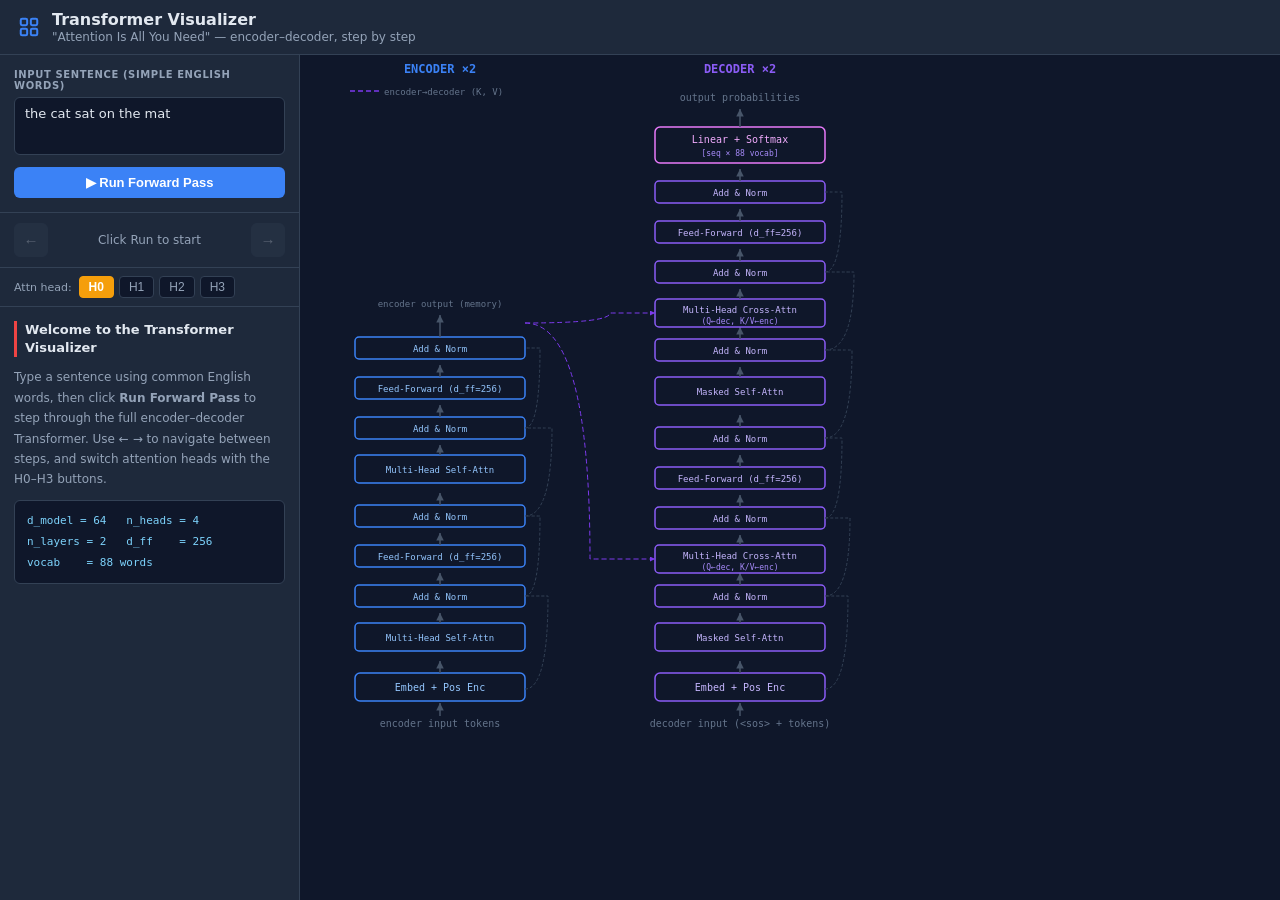
<file: transformer-viz/index.html>
<!DOCTYPE html>
<html lang="en">
<head>
  <meta charset="UTF-8">
  <meta name="viewport" content="width=device-width, initial-scale=1.0, viewport-fit=cover">
  <meta name="theme-color" content="#0f172a">
  <meta name="apple-mobile-web-app-capable" content="yes">
  <meta name="apple-mobile-web-app-status-bar-style" content="black-translucent">
  <title>Transformer Visualizer</title>
  <link rel="stylesheet" href="style.css">
</head>
<body>

<!-- ── Header ──────────────────────────────────────────────────────────────── -->
<div id="header">
  <svg width="22" height="22" viewBox="0 0 24 24" fill="none" stroke="#3b82f6" stroke-width="2.2">
    <rect x="3" y="3" width="7" height="7" rx="1.5"/>
    <rect x="14" y="3" width="7" height="7" rx="1.5"/>
    <rect x="3" y="14" width="7" height="7" rx="1.5"/>
    <rect x="14" y="14" width="7" height="7" rx="1.5"/>
  </svg>
  <div>
    <h1>Transformer Visualizer</h1>
    <div class="subtitle">"Attention Is All You Need" — encoder–decoder, step by step</div>
  </div>
</div>

<div id="app">

  <!-- ── Sidebar ────────────────────────────────────────────────────────── -->
  <div id="sidebar">

    <div id="input-section">
      <label for="sentence-input">Input sentence (simple English words)</label>
      <textarea id="sentence-input" placeholder="the cat sat on the mat">the cat sat on the mat</textarea>
      <button id="run-btn">&#9654;&#xFE0E; Run Forward Pass</button>
      <div id="unk-warning"></div>
    </div>

    <div id="token-display"></div>

    <div id="step-controls">
      <button class="nav-btn" id="prev-btn" disabled title="Previous step">&#8592;</button>
      <div id="step-counter">Click Run to start</div>
      <button class="nav-btn" id="next-btn" disabled title="Next step">&#8594;</button>
    </div>

    <div id="swipe-hint">&#8592; swipe explanation to navigate &#8594;</div>

    <div id="head-selector">
      <span>Attn head:</span>
      <button class="head-btn active" data-head="0">H0</button>
      <button class="head-btn"        data-head="1">H1</button>
      <button class="head-btn"        data-head="2">H2</button>
      <button class="head-btn"        data-head="3">H3</button>
    </div>

    <div id="explanation-panel">
      <div id="step-title">Welcome to the Transformer Visualizer</div>
      <div id="step-description">
        Type a sentence using common English words, then click
        <strong>Run Forward Pass</strong> to step through the full
        encoder–decoder Transformer. Use ← → to navigate between steps,
        and switch attention heads with the H0–H3 buttons.
      </div>
      <pre id="step-formula">d_model = 64   n_heads = 4
n_layers = 2   d_ff    = 256
vocab    = 88 words</pre>
    </div>

  </div><!-- /sidebar -->

  <!-- ── Canvas Area ─────────────────────────────────────────────────────── -->
  <div id="canvas-area">
    <div id="arch-and-heatmap">

      <!-- Architecture SVG + token dot overlay -->
      <div id="arch-container">

        <svg id="arch-svg" width="560" height="680" viewBox="0 0 560 680"
             xmlns="http://www.w3.org/2000/svg">
          <defs>
            <!-- Arrow markers -->
            <marker id="arr" viewBox="0 0 8 8" refX="8" refY="4"
                    markerWidth="5" markerHeight="5" orient="auto-start-reverse">
              <path d="M0,0 L8,4 L0,8 Z" fill="#475569"/>
            </marker>
            <marker id="arr-cross" viewBox="0 0 8 8" refX="8" refY="4"
                    markerWidth="5" markerHeight="5" orient="auto-start-reverse">
              <path d="M0,0 L8,4 L0,8 Z" fill="#7c3aed"/>
            </marker>
          </defs>

          <!-- ════════════════════════════════════════════════════════════════
               ENCODER  (x: 40–240, centre 140)
               Flow: bottom → top   (y decreases going up)
               ════════════════════════════════════════════════════════════════ -->
          <text x="140" y="18" text-anchor="middle" font-size="12"
                font-weight="700" fill="#3b82f6" font-family="monospace">ENCODER ×2</text>

          <!-- Input token label -->
          <text x="140" y="672" text-anchor="middle" font-size="10"
                fill="#64748b" font-family="monospace">encoder input tokens</text>
          <line x1="140" y1="661" x2="140" y2="648"
                stroke="#475569" stroke-width="1.5" marker-end="url(#arr)"/>

          <!-- enc-embed-box -->
          <rect id="enc-embed-box" class="arch-box encoder"
                x="55" y="618" width="170" height="28" rx="5"/>
          <text x="140" y="636" text-anchor="middle" font-size="10"
                fill="#93c5fd" font-family="monospace" pointer-events="none">Embed + Pos Enc</text>
          <line x1="140" y1="618" x2="140" y2="606"
                stroke="#475569" stroke-width="1.5" marker-end="url(#arr)"/>

          <!-- ─── Encoder Layer 0 ─────────────────────────────────────── -->
          <!-- enc-mha-0 -->
          <rect id="enc-mha-0" class="arch-box encoder"
                x="55" y="568" width="170" height="28" rx="4"/>
          <text x="140" y="586" text-anchor="middle" font-size="9"
                fill="#93c5fd" font-family="monospace" pointer-events="none">Multi-Head Self-Attn</text>
          <line x1="140" y1="568" x2="140" y2="558"
                stroke="#475569" stroke-width="1.5" marker-end="url(#arr)"/>

          <!-- enc-addnorm-mha-0 -->
          <rect id="enc-addnorm-mha-0" class="arch-box encoder"
                x="55" y="530" width="170" height="22" rx="4"/>
          <text x="140" y="545" text-anchor="middle" font-size="9"
                fill="#93c5fd" font-family="monospace" pointer-events="none">Add &amp; Norm</text>
          <!-- residual skip: embed → addnorm-mha-0 -->
          <path class="residual" d="M225,634 Q248,634 248,541 Q248,541 225,541"/>
          <line x1="140" y1="530" x2="140" y2="518"
                stroke="#475569" stroke-width="1.5" marker-end="url(#arr)"/>

          <!-- enc-ffn-0 -->
          <rect id="enc-ffn-0" class="arch-box encoder"
                x="55" y="490" width="170" height="22" rx="4"/>
          <text x="140" y="505" text-anchor="middle" font-size="9"
                fill="#93c5fd" font-family="monospace" pointer-events="none">Feed-Forward (d_ff=256)</text>
          <line x1="140" y1="490" x2="140" y2="478"
                stroke="#475569" stroke-width="1.5" marker-end="url(#arr)"/>

          <!-- enc-addnorm-ffn-0 -->
          <rect id="enc-addnorm-ffn-0" class="arch-box encoder"
                x="55" y="450" width="170" height="22" rx="4"/>
          <text x="140" y="465" text-anchor="middle" font-size="9"
                fill="#93c5fd" font-family="monospace" pointer-events="none">Add &amp; Norm</text>
          <!-- residual skip: addnorm-mha-0 → addnorm-ffn-0 -->
          <path class="residual" d="M225,541 Q240,541 240,461 Q240,461 225,461"/>
          <line x1="140" y1="450" x2="140" y2="438"
                stroke="#475569" stroke-width="1.5" marker-end="url(#arr)"/>

          <!-- ─── Encoder Layer 1 ─────────────────────────────────────── -->
          <!-- enc-mha-1 -->
          <rect id="enc-mha-1" class="arch-box encoder"
                x="55" y="400" width="170" height="28" rx="4"/>
          <text x="140" y="418" text-anchor="middle" font-size="9"
                fill="#93c5fd" font-family="monospace" pointer-events="none">Multi-Head Self-Attn</text>
          <line x1="140" y1="400" x2="140" y2="390"
                stroke="#475569" stroke-width="1.5" marker-end="url(#arr)"/>

          <!-- enc-addnorm-mha-1 -->
          <rect id="enc-addnorm-mha-1" class="arch-box encoder"
                x="55" y="362" width="170" height="22" rx="4"/>
          <text x="140" y="377" text-anchor="middle" font-size="9"
                fill="#93c5fd" font-family="monospace" pointer-events="none">Add &amp; Norm</text>
          <!-- residual: layer-0-top → addnorm-mha-1 -->
          <path class="residual" d="M225,461 Q252,461 252,373 Q252,373 225,373"/>
          <line x1="140" y1="362" x2="140" y2="350"
                stroke="#475569" stroke-width="1.5" marker-end="url(#arr)"/>

          <!-- enc-ffn-1 -->
          <rect id="enc-ffn-1" class="arch-box encoder"
                x="55" y="322" width="170" height="22" rx="4"/>
          <text x="140" y="337" text-anchor="middle" font-size="9"
                fill="#93c5fd" font-family="monospace" pointer-events="none">Feed-Forward (d_ff=256)</text>
          <line x1="140" y1="322" x2="140" y2="310"
                stroke="#475569" stroke-width="1.5" marker-end="url(#arr)"/>

          <!-- enc-addnorm-ffn-1 -->
          <rect id="enc-addnorm-ffn-1" class="arch-box encoder"
                x="55" y="282" width="170" height="22" rx="4"/>
          <text x="140" y="297" text-anchor="middle" font-size="9"
                fill="#93c5fd" font-family="monospace" pointer-events="none">Add &amp; Norm</text>
          <path class="residual" d="M225,373 Q240,373 240,293 Q240,293 225,293"/>
          <!-- Encoder output arrow + label -->
          <line x1="140" y1="282" x2="140" y2="260"
                stroke="#475569" stroke-width="1.5" marker-end="url(#arr)"/>
          <text x="140" y="252" text-anchor="middle" font-size="9"
                fill="#64748b" font-family="monospace">encoder output (memory)</text>

          <!-- ════════════════════════════════════════════════════════════════
               DECODER  (x: 340–540, centre 440)
               ════════════════════════════════════════════════════════════════ -->
          <text x="440" y="18" text-anchor="middle" font-size="12"
                font-weight="700" fill="#8b5cf6" font-family="monospace">DECODER ×2</text>

          <!-- Output label -->
          <text x="440" y="672" text-anchor="middle" font-size="10"
                fill="#64748b" font-family="monospace">decoder input (&lt;sos&gt; + tokens)</text>
          <line x1="440" y1="661" x2="440" y2="648"
                stroke="#475569" stroke-width="1.5" marker-end="url(#arr)"/>

          <!-- dec-embed-box -->
          <rect id="dec-embed-box" class="arch-box decoder"
                x="355" y="618" width="170" height="28" rx="5"/>
          <text x="440" y="636" text-anchor="middle" font-size="10"
                fill="#c4b5fd" font-family="monospace" pointer-events="none">Embed + Pos Enc</text>
          <line x1="440" y1="618" x2="440" y2="606"
                stroke="#475569" stroke-width="1.5" marker-end="url(#arr)"/>

          <!-- ─── Decoder Layer 0 ─────────────────────────────────────── -->
          <!-- dec-masked-mha-0 -->
          <rect id="dec-masked-mha-0" class="arch-box decoder"
                x="355" y="568" width="170" height="28" rx="4"/>
          <text x="440" y="586" text-anchor="middle" font-size="9"
                fill="#c4b5fd" font-family="monospace" pointer-events="none">Masked Self-Attn</text>
          <line x1="440" y1="568" x2="440" y2="558"
                stroke="#475569" stroke-width="1.5" marker-end="url(#arr)"/>

          <!-- dec-addnorm-mmha-0 -->
          <rect id="dec-addnorm-mmha-0" class="arch-box decoder"
                x="355" y="530" width="170" height="22" rx="4"/>
          <text x="440" y="545" text-anchor="middle" font-size="9"
                fill="#c4b5fd" font-family="monospace" pointer-events="none">Add &amp; Norm</text>
          <path class="residual" d="M525,634 Q548,634 548,541 Q548,541 525,541"/>
          <line x1="440" y1="530" x2="440" y2="518"
                stroke="#475569" stroke-width="1.5" marker-end="url(#arr)"/>

          <!-- dec-cross-mha-0 -->
          <rect id="dec-cross-mha-0" class="arch-box decoder"
                x="355" y="490" width="170" height="28" rx="4"/>
          <text x="440" y="504" text-anchor="middle" font-size="9"
                fill="#c4b5fd" font-family="monospace" pointer-events="none">Multi-Head Cross-Attn</text>
          <text x="440" y="515" text-anchor="middle" font-size="8"
                fill="#a78bfa" font-family="monospace" pointer-events="none">(Q←dec, K/V←enc)</text>
          <line x1="440" y1="490" x2="440" y2="480"
                stroke="#475569" stroke-width="1.5" marker-end="url(#arr)"/>

          <!-- dec-addnorm-cmha-0 -->
          <rect id="dec-addnorm-cmha-0" class="arch-box decoder"
                x="355" y="452" width="170" height="22" rx="4"/>
          <text x="440" y="467" text-anchor="middle" font-size="9"
                fill="#c4b5fd" font-family="monospace" pointer-events="none">Add &amp; Norm</text>
          <path class="residual" d="M525,541 Q550,541 550,463 Q550,463 525,463"/>
          <line x1="440" y1="452" x2="440" y2="440"
                stroke="#475569" stroke-width="1.5" marker-end="url(#arr)"/>

          <!-- dec-ffn-0 (implied — same layer, no separate highlight needed for step 8 walk) -->
          <rect id="dec-ffn-0" class="arch-box decoder"
                x="355" y="412" width="170" height="22" rx="4"/>
          <text x="440" y="427" text-anchor="middle" font-size="9"
                fill="#c4b5fd" font-family="monospace" pointer-events="none">Feed-Forward (d_ff=256)</text>
          <line x1="440" y1="412" x2="440" y2="400"
                stroke="#475569" stroke-width="1.5" marker-end="url(#arr)"/>

          <!-- dec-addnorm-ffn-0 -->
          <rect id="dec-addnorm-ffn-0" class="arch-box decoder"
                x="355" y="372" width="170" height="22" rx="4"/>
          <text x="440" y="387" text-anchor="middle" font-size="9"
                fill="#c4b5fd" font-family="monospace" pointer-events="none">Add &amp; Norm</text>
          <path class="residual" d="M525,463 Q542,463 542,383 Q542,383 525,383"/>
          <line x1="440" y1="372" x2="440" y2="360"
                stroke="#475569" stroke-width="1.5" marker-end="url(#arr)"/>

          <!-- ─── Decoder Layer 1 ─────────────────────────────────────── -->
          <!-- dec-masked-mha-1 -->
          <rect id="dec-masked-mha-1" class="arch-box decoder"
                x="355" y="322" width="170" height="28" rx="4"/>
          <text x="440" y="340" text-anchor="middle" font-size="9"
                fill="#c4b5fd" font-family="monospace" pointer-events="none">Masked Self-Attn</text>
          <line x1="440" y1="322" x2="440" y2="312"
                stroke="#475569" stroke-width="1.5" marker-end="url(#arr)"/>

          <!-- dec-addnorm-mmha-1 -->
          <rect id="dec-addnorm-mmha-1" class="arch-box decoder"
                x="355" y="284" width="170" height="22" rx="4"/>
          <text x="440" y="299" text-anchor="middle" font-size="9"
                fill="#c4b5fd" font-family="monospace" pointer-events="none">Add &amp; Norm</text>
          <path class="residual" d="M525,383 Q552,383 552,295 Q552,295 525,295"/>
          <line x1="440" y1="284" x2="440" y2="272"
                stroke="#475569" stroke-width="1.5" marker-end="url(#arr)"/>

          <!-- dec-cross-mha-1 -->
          <rect id="dec-cross-mha-1" class="arch-box decoder"
                x="355" y="244" width="170" height="28" rx="4"/>
          <text x="440" y="258" text-anchor="middle" font-size="9"
                fill="#c4b5fd" font-family="monospace" pointer-events="none">Multi-Head Cross-Attn</text>
          <text x="440" y="269" text-anchor="middle" font-size="8"
                fill="#a78bfa" font-family="monospace" pointer-events="none">(Q←dec, K/V←enc)</text>
          <line x1="440" y1="244" x2="440" y2="234"
                stroke="#475569" stroke-width="1.5" marker-end="url(#arr)"/>

          <!-- dec-addnorm-cmha-1 -->
          <rect id="dec-addnorm-cmha-1" class="arch-box decoder"
                x="355" y="206" width="170" height="22" rx="4"/>
          <text x="440" y="221" text-anchor="middle" font-size="9"
                fill="#c4b5fd" font-family="monospace" pointer-events="none">Add &amp; Norm</text>
          <path class="residual" d="M525,295 Q554,295 554,217 Q554,217 525,217"/>
          <line x1="440" y1="206" x2="440" y2="194"
                stroke="#475569" stroke-width="1.5" marker-end="url(#arr)"/>

          <!-- dec-ffn-1 -->
          <rect id="dec-ffn-1" class="arch-box decoder"
                x="355" y="166" width="170" height="22" rx="4"/>
          <text x="440" y="181" text-anchor="middle" font-size="9"
                fill="#c4b5fd" font-family="monospace" pointer-events="none">Feed-Forward (d_ff=256)</text>
          <line x1="440" y1="166" x2="440" y2="154"
                stroke="#475569" stroke-width="1.5" marker-end="url(#arr)"/>

          <!-- dec-addnorm-ffn-1 -->
          <rect id="dec-addnorm-ffn-1" class="arch-box decoder"
                x="355" y="126" width="170" height="22" rx="4"/>
          <text x="440" y="141" text-anchor="middle" font-size="9"
                fill="#c4b5fd" font-family="monospace" pointer-events="none">Add &amp; Norm</text>
          <path class="residual" d="M525,217 Q542,217 542,137 Q542,137 525,137"/>
          <line x1="440" y1="126" x2="440" y2="114"
                stroke="#475569" stroke-width="1.5" marker-end="url(#arr)"/>

          <!-- ─── Output ───────────────────────────────────────────────── -->
          <!-- linear-softmax-box -->
          <rect id="linear-softmax-box" class="arch-box output-box"
                x="355" y="72" width="170" height="36" rx="5"/>
          <text x="440" y="88" text-anchor="middle" font-size="10"
                fill="#f0abfc" font-family="monospace" pointer-events="none">Linear + Softmax</text>
          <text x="440" y="101" text-anchor="middle" font-size="8"
                fill="#a78bfa" font-family="monospace" pointer-events="none">[seq × 88 vocab]</text>
          <line x1="440" y1="72" x2="440" y2="54"
                stroke="#475569" stroke-width="1.5" marker-end="url(#arr)"/>
          <text x="440" y="46" text-anchor="middle" font-size="10"
                fill="#64748b" font-family="monospace">output probabilities</text>

          <!-- ════════════════════════════════════════════════════════════════
               CROSS-ATTENTION ARROWS  (encoder memory → decoder)
               Both cross-attn layers receive the same encoder output.
               ════════════════════════════════════════════════════════════════ -->
          <!-- Arrow to dec-cross-mha-0 (y centre ≈ 504) -->
          <path id="cross-arrow-0" class="cross-arrow"
                d="M225,268 Q290,268 290,504 Q290,504 355,504"
                marker-end="url(#arr-cross)"/>

          <!-- Arrow to dec-cross-mha-1 (y centre ≈ 258) -->
          <path id="cross-arrow-1" class="cross-arrow"
                d="M225,268 Q310,268 310,258 Q310,258 355,258"
                marker-end="url(#arr-cross)"/>

          <!-- Cross-arrow legend -->
          <line x1="50" y1="36" x2="80" y2="36" stroke="#7c3aed"
                stroke-width="1.5" stroke-dasharray="5 3"/>
          <text x="84" y="40" font-size="9" fill="#64748b"
                font-family="monospace">encoder→decoder (K, V)</text>

        </svg><!-- /arch-svg -->

        <!-- Token dot overlay — same viewport as arch-svg -->
        <svg id="token-overlay" width="560" height="680"
             viewBox="0 0 560 680" xmlns="http://www.w3.org/2000/svg"></svg>

      </div><!-- /arch-container -->

      <!-- Heatmap Panel -->
      <div id="heatmap-area">
        <div id="attn-container"></div>
        <div id="qkv-area">
          <div id="q-container"></div>
          <div id="k-container"></div>
          <div id="v-container"></div>
        </div>
      </div>

    </div><!-- /arch-and-heatmap -->
  </div><!-- /canvas-area -->

</div><!-- /app -->

<!-- Load order: D3 → math → viz -->
<script src="https://d3js.org/d3.v7.min.js"></script>
<script src="transformer.js"></script>
<script src="viz.js"></script>
</body>
</html>
</file>
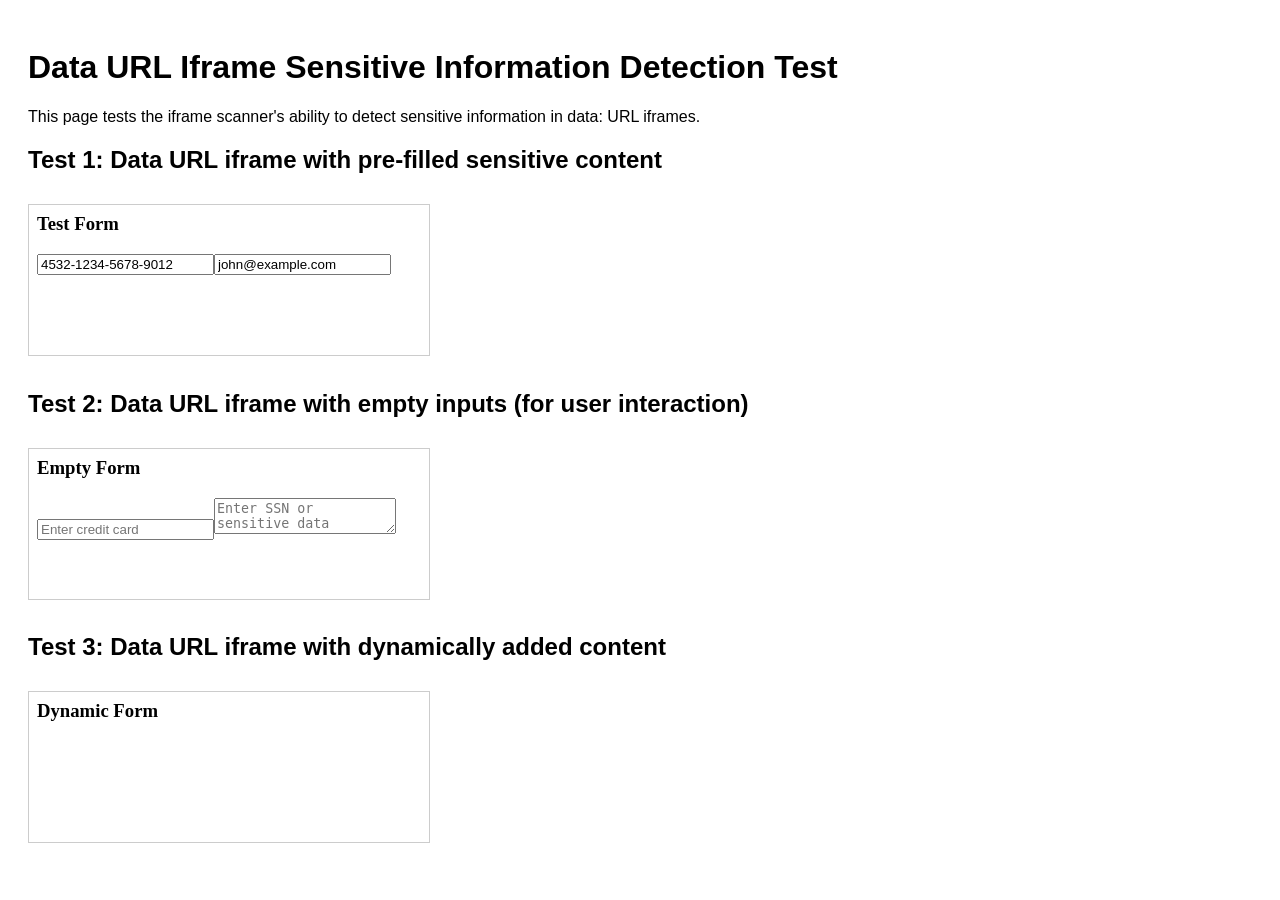
<file: test-data-iframe.html>
<!DOCTYPE html>
<html lang="en">
<head>
    <title>Data URL Iframe Test</title>
    <style>
        body { font-family: Arial, sans-serif; padding: 20px; }
        iframe { border: 1px solid #ccc; margin: 10px 0; }
    </style>
</head>
<body>
    <h1>Data URL Iframe Sensitive Information Detection Test</h1>
    
    <p>This page tests the iframe scanner's ability to detect sensitive information in data: URL iframes.</p>
    
    <h2>Test 1: Data URL iframe with pre-filled sensitive content</h2>
    <iframe id="test1" title="Test form with pre-filled sensitive data" src="data:text/html,<html><body><h3>Test Form</h3><input type='text' value='4532-1234-5678-9012' placeholder='Credit Card'><input type='text' value='john@example.com' placeholder='Email'></body></html>" width="400" height="150"></iframe>
    
    <h2>Test 2: Data URL iframe with empty inputs (for user interaction)</h2>
    <iframe id="test2" title="Test form with empty inputs for user interaction" src="data:text/html,<html><body><h3>Empty Form</h3><input type='text' placeholder='Enter credit card'><textarea placeholder='Enter SSN or sensitive data'></textarea></body></html>" width="400" height="150"></iframe>
    
    <h2>Test 3: Data URL iframe with dynamically added content</h2>
    <iframe id="test3" title="Test form with dynamically added content" src="data:text/html,<html><body><h3>Dynamic Form</h3><div id='container'></div><script>setTimeout(() => { const input = document.createElement('input'); input.value = '123-45-6789'; input.placeholder = 'SSN'; document.getElementById('container').appendChild(input); }, 2000);</script></body></html>" width="400" height="150"></iframe>
    
    <script>
        // Add some debug info
        console.log('Test page loaded');
        console.log('Protocol:', window.location.protocol);
        
        // Monitor iframe load events
        document.querySelectorAll('iframe').forEach((iframe, index) => {
            iframe.addEventListener('load', () => {
                console.log(`Iframe ${index + 1} loaded:`, iframe.src);
                try {
                    const doc = iframe.contentDocument;
                    if (doc) {
                        console.log(`Iframe ${index + 1} document accessible:`, doc.title);
                        const inputs = doc.querySelectorAll('input, textarea');
                        console.log(`Iframe ${index + 1} has ${inputs.length} inputs`);
                        inputs.forEach((input, i) => {
                            console.log(`  Input ${i + 1}: ${input.value || '[empty]'}`);
                        });
                    }
                } catch (e) {
                    console.log(`Cannot access iframe ${index + 1} content:`, e.message);
                }
            });
        });
    </script>
</body>
</html>
</file>
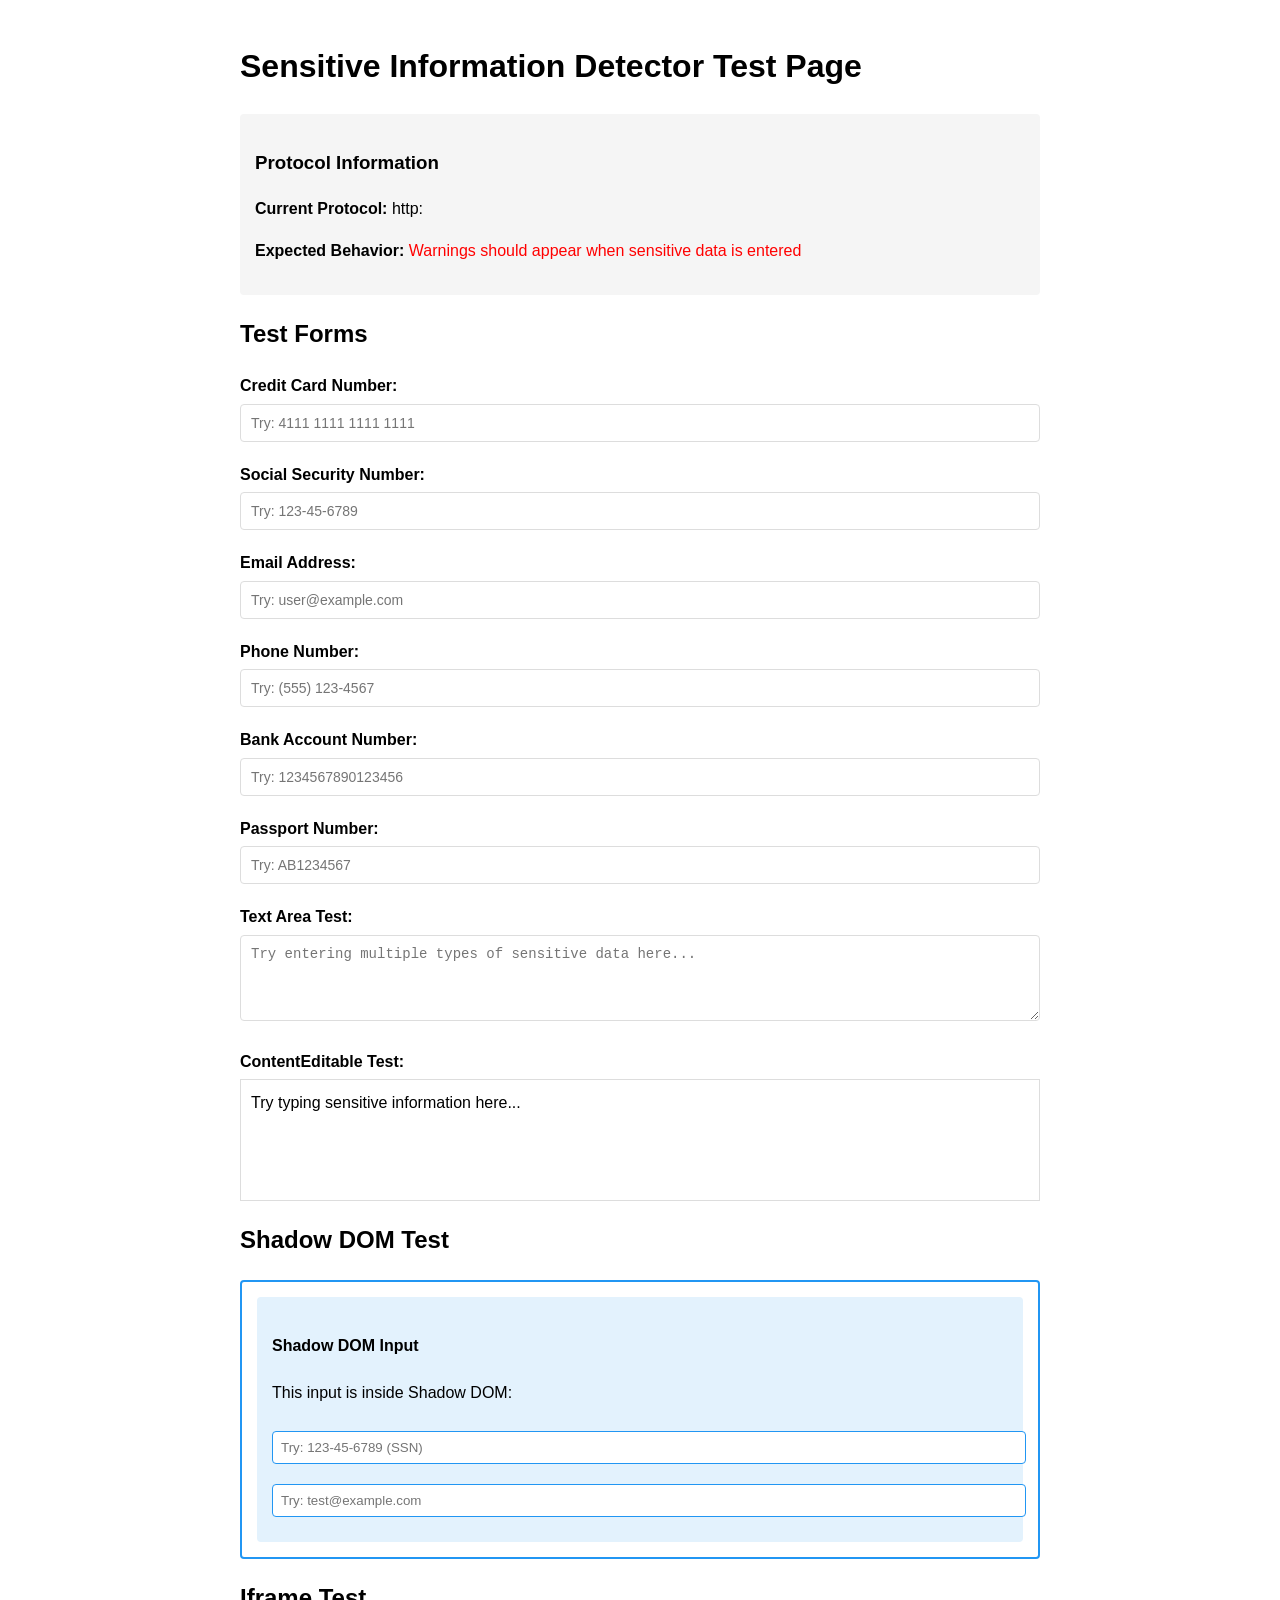
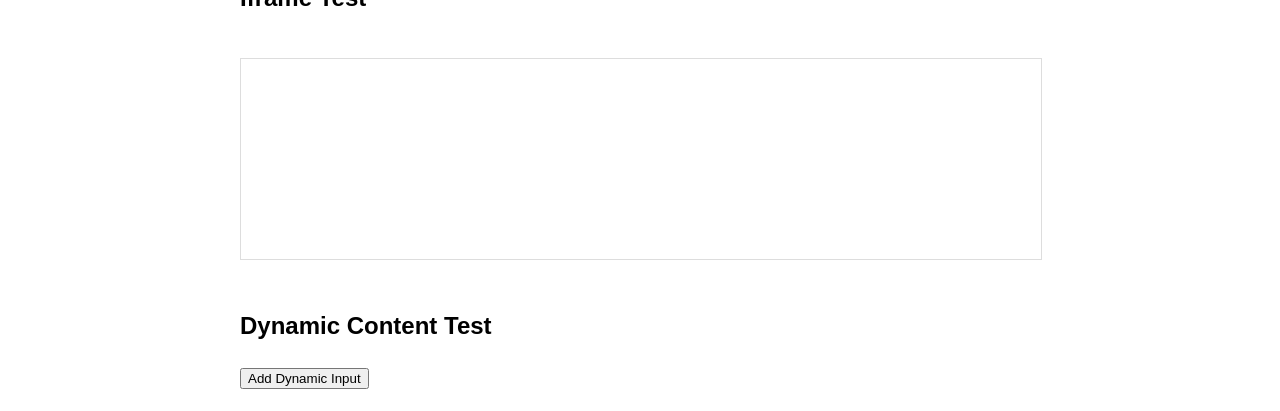
<file: test.html>
<!DOCTYPE html>
<html lang="en">
<head>
    <meta charset="UTF-8">
    <meta name="viewport" content="width=device-width, initial-scale=1.0">
    <title>Test Page for Sensitive Information Detector</title>
    <style>
        body {
            font-family: Arial, sans-serif;
            max-width: 800px;
            margin: 0 auto;
            padding: 20px;
            line-height: 1.6;
        }
        .form-group {
            margin-bottom: 20px;
        }
        label {
            display: block;
            margin-bottom: 5px;
            font-weight: bold;
        }
        input, textarea {
            width: 100%;
            padding: 10px;
            border: 1px solid #ddd;
            border-radius: 4px;
            font-size: 14px;
            box-sizing: border-box;
        }
        .warning {
            color: #d32f2f;
            font-weight: bold;
            margin-top: 10px;
        }
        .protocol-info {
            background: #f5f5f5;
            padding: 15px;
            border-radius: 4px;
            margin-bottom: 20px;
        }
        .shadow-host {
            border: 2px solid #2196f3;
            padding: 15px;
            margin: 20px 0;
            border-radius: 4px;
        }
        iframe {
            width: 100%;
            height: 200px;
            border: 1px solid #ddd;
            margin: 20px 0;
        }
        .test-section {
            border: 1px solid #ccc;
            padding: 15px;
            margin: 20px 0;
            border-radius: 4px;
            background: #f9f9f9;
        }
        .test-status {
            font-weight: bold;
            padding: 5px;
            border-radius: 3px;
            margin: 5px 0;
        }
        .test-pass {
            background: #4caf50;
            color: white;
        }
        .test-fail {
            background: #f44336;
            color: white;
        }
        .test-pending {
            background: #ff9800;
            color: white;
        }
    </style>
</head>
<body>
    <h1>Sensitive Information Detector Test Page</h1>
    
    <div class="protocol-info">
        <h3>Protocol Information</h3>
        <p><strong>Current Protocol:</strong> <span id="protocol"></span></p>
        <p><strong>Expected Behavior:</strong> 
            <span id="expected-behavior"></span>
        </p>
    </div>

    <!-- <div class="test-section">
        <h3>Extension Status Tests</h3>
        <div id="detector-test" class="test-status test-pending">Testing Main Detector...</div>
        <div id="iframe-test" class="test-status test-pending">Testing Iframe Scanner...</div>
        <div id="shadow-test" class="test-status test-pending">Testing Shadow DOM Scanner...</div>
        <div id="utility-test" class="test-status test-pending">Testing Detection Utility...</div>
    </div> -->

    <h2>Test Forms</h2>
    
    <div class="form-group">
        <label for="credit-card">Credit Card Number:</label>
        <input type="text" id="credit-card" placeholder="Try: 4111 1111 1111 1111">
    </div>

    <div class="form-group">
        <label for="ssn">Social Security Number:</label>
        <input type="text" id="ssn" placeholder="Try: 123-45-6789">
    </div>

    <div class="form-group">
        <label for="email">Email Address:</label>
        <input type="email" id="email" placeholder="Try: user@example.com">
    </div>

    <div class="form-group">
        <label for="phone">Phone Number:</label>
        <input type="text" id="phone" placeholder="Try: (555) 123-4567">
    </div>

    <div class="form-group">
        <label for="bank-account">Bank Account Number:</label>
        <input type="text" id="bank-account" placeholder="Try: 1234567890123456">
    </div>

    <div class="form-group">
        <label for="passport">Passport Number:</label>
        <input type="text" id="passport" placeholder="Try: AB1234567">
    </div>

    <div class="form-group">
        <label for="textarea-test">Text Area Test:</label>
        <textarea id="textarea-test" rows="4" placeholder="Try entering multiple types of sensitive data here..."></textarea>
    </div>

    <div class="form-group">
        <label for="contenteditable-test">ContentEditable Test:</label>
        <div id="contenteditable-test" contenteditable="true" style="border: 1px solid #ddd; padding: 10px; min-height: 100px;">
            Try typing sensitive information here...
        </div>
    </div>

    <h2>Shadow DOM Test</h2>
    <div class="shadow-host" id="shadow-host">
        <p>Shadow DOM content will be inserted here</p>
    </div>

    <h2>Iframe Test</h2>
    <iframe id="test-iframe" title="Test iframe for sensitive data detection" src="data:text/html,
        <html>
        <body style='font-family: Arial; padding: 20px;'>
            <h3>Iframe Content</h3>
            <p>Test sensitive data detection in iframe:</p>
            <input type='text' placeholder='Try: 4111-1111-1111-1111' style='width: 100%; padding: 10px; margin: 10px 0;'>
            <textarea placeholder='Enter sensitive information here...' style='width: 100%; padding: 10px; height: 60px;'></textarea>
        </body>
        </html>
    "></iframe>

    <h2>Dynamic Content Test</h2>
    <div id="dynamic-content">
        <button onclick="addDynamicInput()">Add Dynamic Input</button>
        <div id="dynamic-inputs"></div>
    </div>

    <!-- <h2>Detection Utility Test</h2>
    <div class="test-section">
        <h3>Test Detection Utility</h3>
        <p>Enter data in the fields above and check the status here:</p>
        <div id="test-status" class="test-status test-pending">Pending...</div>
    </div> -->

    <script>
        // Update protocol information
        document.getElementById('protocol').textContent = window.location.protocol;
        
        if (window.location.protocol === 'https:') {
            document.getElementById('expected-behavior').textContent = 'No warnings should appear (secure connection)';
            document.getElementById('expected-behavior').style.color = 'green';
        } else {
            document.getElementById('expected-behavior').textContent = 'Warnings should appear when sensitive data is entered';
            document.getElementById('expected-behavior').style.color = 'red';
        }

        // Create Shadow DOM content
        const shadowHost = document.getElementById('shadow-host');
        const shadowRoot = shadowHost.attachShadow({ mode: 'open' });
        shadowRoot.innerHTML = `
            <style>
                .shadow-content {
                    background: #e3f2fd;
                    padding: 15px;
                    border-radius: 4px;
                }
                input {
                    width: 100%;
                    padding: 8px;
                    margin: 10px 0;
                    border: 1px solid #2196f3;
                    border-radius: 4px;
                }
            </style>
            <div class="shadow-content">
                <h4>Shadow DOM Input</h4>
                <p>This input is inside Shadow DOM:</p>
                <input type="text" placeholder="Try: 123-45-6789 (SSN)">
                <input type="email" placeholder="Try: test@example.com">
            </div>
        `;

        // Dynamic content functionality
        let dynamicInputCount = 0;
        function addDynamicInput() {
            dynamicInputCount++;
            const container = document.getElementById('dynamic-inputs');
            const div = document.createElement('div');
            div.style.margin = '10px 0';
            div.innerHTML = `
                <label>Dynamic Input ${dynamicInputCount}:</label>
                <input type="text" placeholder="Try entering sensitive data...">
            `;
            container.appendChild(div);
        }

        // Test if detection utility is working
        function testExtensionComponents() {
            // Test main detector
            setTimeout(() => {
                const detectorTest = document.getElementById('detector-test');
                if (window.sensitiveInfoDetector) {
                    detectorTest.textContent = '✓ Main Detector: Active';
                    detectorTest.className = 'test-status test-pass';
                } else {
                    detectorTest.textContent = '✗ Main Detector: Not Found';
                    detectorTest.className = 'test-status test-fail';
                }
            }, 1000);

            // Test iframe scanner
            setTimeout(() => {
                const iframeTest = document.getElementById('iframe-test');
                if (window.iframeScanner) {
                    iframeTest.textContent = '✓ Iframe Scanner: Active';
                    iframeTest.className = 'test-status test-pass';
                } else {
                    iframeTest.textContent = '✗ Iframe Scanner: Not Found';
                    iframeTest.className = 'test-status test-fail';
                }
            }, 1500);

            // Test shadow DOM scanner
            setTimeout(() => {
                const shadowTest = document.getElementById('shadow-test');
                if (window.shadowDOMScanner) {
                    shadowTest.textContent = '✓ Shadow DOM Scanner: Active';
                    shadowTest.className = 'test-status test-pass';
                } else {
                    shadowTest.textContent = '✗ Shadow DOM Scanner: Not Found';
                    shadowTest.className = 'test-status test-fail';
                }
            }, 2000);

            // Test detection utility class
            setTimeout(() => {
                const utilityTest = document.getElementById('utility-test');
                if (window.SensitiveInfoDetectionUtil) {
                    try {
                        const testUtil = new window.SensitiveInfoDetectionUtil();
                        const testResult = testUtil.detectSensitiveInfo('test@example.com');
                        if (testResult && testResult.length > 0) {
                            utilityTest.textContent = '✓ Detection Utility: Working';
                            utilityTest.className = 'test-status test-pass';
                        } else {
                            utilityTest.textContent = '⚠ Detection Utility: Not Detecting';
                            utilityTest.className = 'test-status test-fail';
                        }
                    } catch (error) {
                        utilityTest.textContent = `✗ Detection Utility: Error - ${error.message}`;
                        utilityTest.className = 'test-status test-fail';
                        console.error('Detection utility test error:', error);
                    }
                } else {
                    utilityTest.textContent = '✗ Detection Utility: Not Found';
                    utilityTest.className = 'test-status test-fail';
                }
            }, 2500);
        }

        // Run tests when page loads
        testExtensionComponents();

        // Test data for easy copying
        console.log('Test data for manual testing:');
        console.log('Credit Card: 4111 1111 1111 1111');
        console.log('SSN: 123-45-6789');
        console.log('Email: user@example.com');
        console.log('Phone: (555) 123-4567');
        console.log('Bank Account: 1234567890123456');
        console.log('Passport: AB1234567');
    </script>
</body>
</html>
</file>
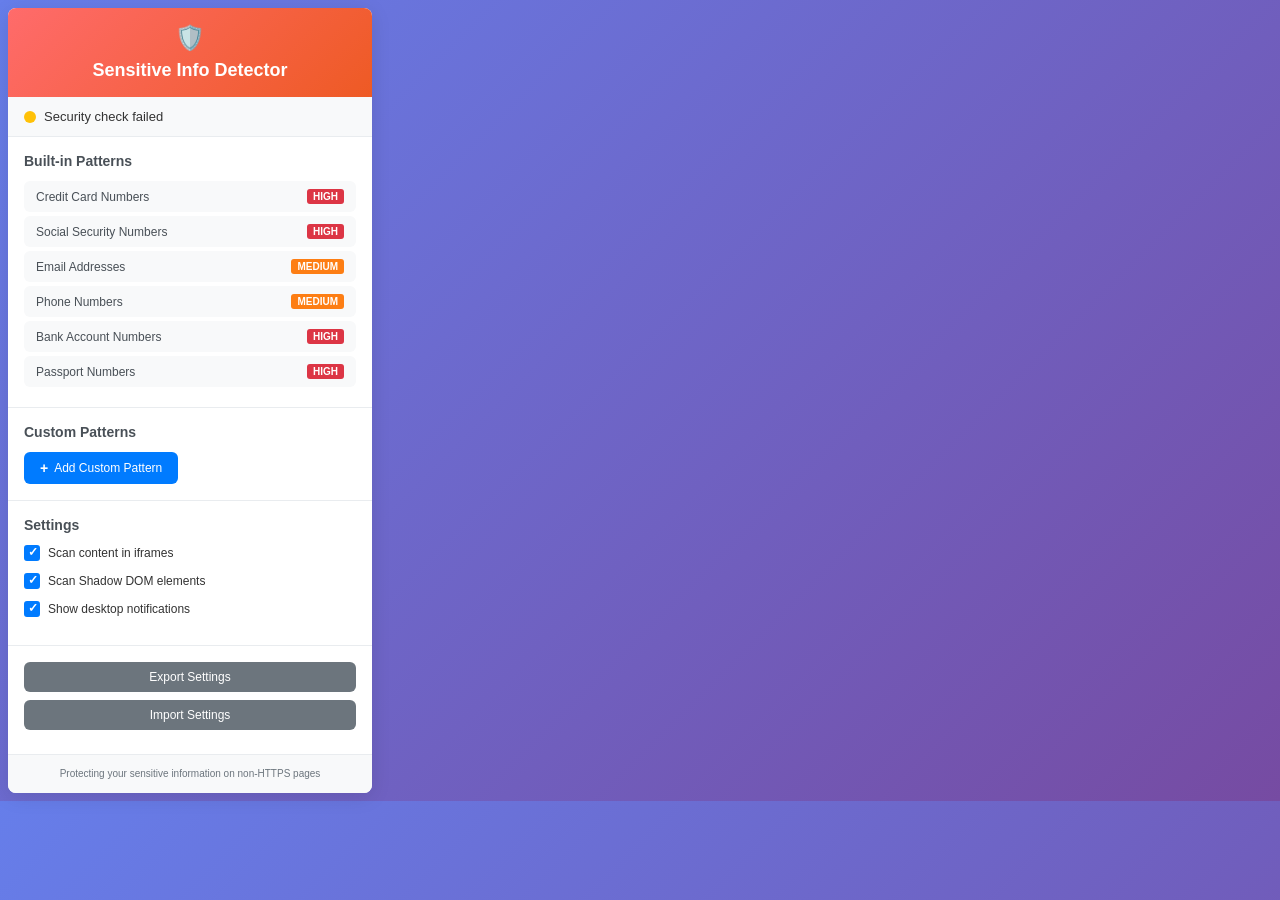
<file: popup/popup.html>
<!DOCTYPE html>
<html lang="en">
<head>
  <meta charset="UTF-8">
  <meta name="viewport" content="width=device-width, initial-scale=1.0">
  <title>Sensitive Information Detector</title>
  <link rel="stylesheet" href="popup.css">
</head>
<body>
  <div class="container">
    <header class="header">
      <div class="header-icon">🛡️</div>
      <h1>Sensitive Info Detector</h1>
    </header>

    <div class="security-status" id="securityStatus">
      <div class="status-indicator" id="statusIndicator"></div>
      <div class="status-text" id="statusText">Checking security...</div>
    </div>

    <div class="section">
      <h2>Built-in Patterns</h2>
      <div class="pattern-list">
        <div class="pattern-item">
          <span class="pattern-name">Credit Card Numbers</span>
          <span class="pattern-severity high">High</span>
        </div>
        <div class="pattern-item">
          <span class="pattern-name">Social Security Numbers</span>
          <span class="pattern-severity high">High</span>
        </div>
        <div class="pattern-item">
          <span class="pattern-name">Email Addresses</span>
          <span class="pattern-severity medium">Medium</span>
        </div>
        <div class="pattern-item">
          <span class="pattern-name">Phone Numbers</span>
          <span class="pattern-severity medium">Medium</span>
        </div>
        <div class="pattern-item">
          <span class="pattern-name">Bank Account Numbers</span>
          <span class="pattern-severity high">High</span>
        </div>
        <div class="pattern-item">
          <span class="pattern-name">Passport Numbers</span>
          <span class="pattern-severity high">High</span>
        </div>
      </div>
    </div>

    <div class="section">
      <h2>Custom Patterns</h2>
      <div class="custom-patterns" id="customPatterns">
        <!-- Custom patterns will be loaded here -->
      </div>
      
      <button class="btn btn-primary" id="addPatternBtn">
        <span class="btn-icon">+</span>
        Add Custom Pattern
      </button>
    </div>

    <div class="section">
      <h2>Settings</h2>
      <div class="settings">
        <label class="setting-item">
          <input type="checkbox" id="scanIframes" checked>
          <span class="checkbox-custom"></span>
          Scan content in iframes
        </label>
        
        <label class="setting-item">
          <input type="checkbox" id="scanShadowDOM" checked>
          <span class="checkbox-custom"></span>
          Scan Shadow DOM elements
        </label>
        
        <label class="setting-item">
          <input type="checkbox" id="showNotifications" checked>
          <span class="checkbox-custom"></span>
          Show desktop notifications
        </label>
      </div>
    </div>

    <div class="section">
      <button class="btn btn-secondary btn-full" id="exportBtn">
        Export Settings
      </button>
      <button class="btn btn-secondary btn-full" id="importBtn">
        Import Settings
      </button>
      <input type="file" id="importFile" accept=".json" style="display: none;">
    </div>

    <footer class="footer">
      <div class="footer-text">
        Protecting your sensitive information on non-HTTPS pages
      </div>
    </footer>
  </div>

  <!-- Add Pattern Modal -->
  <div class="modal" id="addPatternModal" style="display: none;">
    <div class="modal-content">
      <div class="modal-header">
        <h3>Add Custom Pattern</h3>
        <button class="modal-close" id="modalClose">&times;</button>
      </div>
      
      <div class="modal-body">
        <div class="form-group">
          <label for="patternName">Pattern Name</label>
          <input type="text" id="patternName" placeholder="e.g., API Keys" class="form-input">
        </div>
        
        <div class="form-group">
          <label for="patternRegex">Regular Expression</label>
          <input type="text" id="patternRegex" placeholder="e.g., api_key_[a-zA-Z0-9]{32}" class="form-input">
          <div class="form-help">
            Use JavaScript regular expression syntax. 
            <a href="https://developer.mozilla.org/en-US/docs/Web/JavaScript/Guide/Regular_Expressions" target="_blank">Learn more</a>
          </div>
        </div>
        
        <div class="form-group">
          <label for="patternSeverity">Severity Level</label>
          <select id="patternSeverity" class="form-select">
            <option value="low">Low</option>
            <option value="medium" selected>Medium</option>
            <option value="high">High</option>
          </select>
        </div>
        
        <div class="form-group">
          <label for="patternTest">Test Pattern</label>
          <textarea id="patternTest" placeholder="Test your pattern against sample text..." class="form-textarea"></textarea>
          <div class="test-result" id="testResult"></div>
        </div>
      </div>
      
      <div class="modal-footer">
        <button class="btn btn-secondary" id="cancelBtn">Cancel</button>
        <button class="btn btn-primary" id="savePatternBtn">Save Pattern</button>
      </div>
    </div>
  </div>

  <script src="popup.js"></script>
</body>
</html>
</file>
<file: transformer-viz/style.css>
/* style.css — Transformer Visualization */

:root {
  --enc: #3b82f6;
  --dec: #8b5cf6;
  --attn: #f59e0b;
  --ffn: #10b981;
  --hl: #ef4444;
  --dot: #f97316;
  --bg: #0f172a;
  --surface: #1e293b;
  --surface2: #334155;
  --text: #e2e8f0;
  --muted: #94a3b8;
  --border: #334155;
  --sidebar: 300px;
}

* { box-sizing: border-box; margin: 0; padding: 0; }

body {
  font-family: system-ui, -apple-system, sans-serif;
  background: var(--bg);
  color: var(--text);
  height: 100vh;
  overflow: hidden;
  display: flex;
  flex-direction: column;
}

/* ── Header ─────────────────────────────────────────────────────────────────── */
#header {
  background: var(--surface);
  border-bottom: 1px solid var(--border);
  padding: 10px 18px;
  display: flex;
  align-items: center;
  gap: 12px;
  flex-shrink: 0;
}

#header h1 { font-size: 16px; font-weight: 700; }
.subtitle   { font-size: 12px; color: var(--muted); margin-top: 1px; }

/* ── App Layout ──────────────────────────────────────────────────────────────── */
#app {
  display: flex;
  flex: 1;
  overflow: hidden;
}

/* ── Sidebar ─────────────────────────────────────────────────────────────────── */
#sidebar {
  width: var(--sidebar);
  background: var(--surface);
  border-right: 1px solid var(--border);
  display: flex;
  flex-direction: column;
  overflow-y: auto;
  flex-shrink: 0;
}

#input-section {
  padding: 14px;
  border-bottom: 1px solid var(--border);
}

#input-section label {
  display: block;
  font-size: 10px;
  font-weight: 600;
  color: var(--muted);
  text-transform: uppercase;
  letter-spacing: .06em;
  margin-bottom: 6px;
}

#sentence-input {
  width: 100%;
  background: var(--bg);
  border: 1px solid var(--border);
  border-radius: 6px;
  color: var(--text);
  font-size: 13px;
  padding: 8px 10px;
  resize: none;
  height: 58px;
  font-family: inherit;
}
#sentence-input:focus { outline: none; border-color: var(--enc); }

#run-btn {
  width: 100%;
  margin-top: 8px;
  padding: 8px 0;
  background: var(--enc);
  color: #fff;
  border: none;
  border-radius: 6px;
  font-size: 13px;
  font-weight: 600;
  cursor: pointer;
  transition: background .15s;
}
#run-btn:hover  { background: #2563eb; }
#run-btn:active { transform: scale(.98); }

#unk-warning {
  margin-top: 6px;
  font-size: 11px;
  color: #fbbf24;
  display: none;
  line-height: 1.5;
}

/* ── Token Display ───────────────────────────────────────────────────────────── */
#token-display {
  display: none;
  padding: 10px 14px;
  border-bottom: 1px solid var(--border);
}
.token-row { display: flex; flex-wrap: wrap; gap: 4px; margin-bottom: 6px; }
.token-label { font-size: 10px; color: var(--muted); width: 100%; margin-bottom: 2px; }
.token {
  display: inline-flex;
  align-items: baseline;
  padding: 2px 6px;
  border-radius: 4px;
  font-size: 11px;
  font-weight: 600;
}
.token sub { font-size: 8px; opacity: .7; margin-left: 2px; }
.src-token { background: rgba(59,130,246,.18); color: #93c5fd; border: 1px solid rgba(59,130,246,.3); }
.tgt-token { background: rgba(139,92,246,.18); color: #c4b5fd; border: 1px solid rgba(139,92,246,.3); }

/* ── Step Controls ───────────────────────────────────────────────────────────── */
#step-controls {
  padding: 10px 14px;
  border-bottom: 1px solid var(--border);
  display: grid;
  grid-template-columns: 34px 1fr 34px;
  align-items: center;
  gap: 6px;
}

.nav-btn {
  width: 34px; height: 34px;
  background: var(--surface2);
  border: 1px solid var(--border);
  border-radius: 6px;
  color: var(--text);
  font-size: 15px;
  cursor: pointer;
  display: flex; align-items: center; justify-content: center;
  transition: background .15s;
}
.nav-btn:hover:not(:disabled) { background: var(--border); }
.nav-btn:disabled { opacity: .3; cursor: default; }

#step-counter {
  text-align: center;
  font-size: 12px;
  color: var(--muted);
}

/* ── Head Selector ───────────────────────────────────────────────────────────── */
#head-selector {
  padding: 8px 14px;
  border-bottom: 1px solid var(--border);
  display: flex;
  align-items: center;
  gap: 5px;
}
#head-selector > span { font-size: 11px; color: var(--muted); margin-right: 2px; }

.head-btn {
  padding: 3px 9px;
  background: var(--bg);
  border: 1px solid var(--border);
  border-radius: 4px;
  color: var(--muted);
  font-size: 12px;
  cursor: pointer;
  transition: all .15s;
}
.head-btn:hover  { border-color: var(--attn); }
.head-btn.active { background: var(--attn); border-color: var(--attn); color: #fff; font-weight: 600; }

/* ── Explanation Panel ───────────────────────────────────────────────────────── */
#explanation-panel {
  padding: 14px;
  flex: 1;
  display: flex;
  flex-direction: column;
  gap: 10px;
}

#step-title {
  font-size: 13px;
  font-weight: 700;
  border-left: 3px solid var(--hl);
  padding-left: 8px;
  line-height: 1.4;
}

#step-description {
  font-size: 12px;
  color: var(--muted);
  line-height: 1.7;
}

#step-formula {
  background: var(--bg);
  border: 1px solid var(--border);
  border-radius: 6px;
  padding: 10px 12px;
  font-family: 'JetBrains Mono', 'Fira Code', monospace;
  font-size: 11px;
  color: #7dd3fc;
  line-height: 1.9;
  white-space: pre;
  overflow-x: auto;
}

/* ── Canvas Area ─────────────────────────────────────────────────────────────── */
#canvas-area {
  flex: 1;
  display: flex;
  flex-direction: column;
  overflow: hidden;
}

#arch-and-heatmap {
  display: flex;
  flex: 1;
  overflow: hidden;
}

#arch-container {
  position: relative;
  overflow: auto;
  flex-shrink: 0;
  background: var(--bg);
}

#arch-svg { display: block; }

#token-overlay {
  position: absolute;
  top: 0; left: 0;
  pointer-events: none;
}

/* ── SVG Box Styles ──────────────────────────────────────────────────────────── */
.arch-box {
  fill: #0f172a;
  stroke-width: 1.5;
  transition: fill .3s, opacity .3s, filter .3s, stroke .3s, stroke-width .3s;
}
.arch-box.encoder { stroke: var(--enc); }
.arch-box.decoder { stroke: var(--dec); }
.arch-box.output-box { stroke: #e879f9; }

.arch-box.active {
  fill: rgba(239,68,68,.12) !important;
  stroke: var(--hl) !important;
  stroke-width: 2.5 !important;
  filter: drop-shadow(0 0 7px rgba(239,68,68,.55));
}
.arch-box.dimmed { opacity: .18; }

.cross-arrow {
  fill: none;
  stroke: #7c3aed;
  stroke-dasharray: 5 3;
  transition: opacity .3s, filter .3s, stroke .3s;
}
.cross-arrow.active {
  stroke: var(--hl);
  filter: drop-shadow(0 0 5px rgba(239,68,68,.6));
  opacity: 1 !important;
}
.cross-arrow.dimmed { opacity: .12; }

.residual { fill: none; stroke: var(--surface2); stroke-dasharray: 3 2; }

.flow-arrow { marker-end: url(#arr); }

/* ── Token Dots ──────────────────────────────────────────────────────────────── */
.token-dot {
  filter: drop-shadow(0 0 3px rgba(249,115,22,.6));
}

/* ── Heatmap Area ────────────────────────────────────────────────────────────── */
#heatmap-area {
  flex: 1;
  overflow-y: auto;
  overflow-x: hidden;
  padding: 10px;
  display: none;
  flex-direction: column;
  gap: 10px;
  border-left: 1px solid var(--border);
  background: var(--bg);
  min-width: 220px;
}
#heatmap-area.visible {
  display: flex;
  animation: slideIn .25s ease;
}

@keyframes slideIn {
  from { opacity: 0; transform: translateX(16px); }
  to   { opacity: 1; transform: translateX(0); }
}

#attn-container, #q-container, #k-container, #v-container {
  background: var(--surface);
  border-radius: 8px;
  padding: 8px;
  overflow: auto;
}

#qkv-area {
  display: none;
  gap: 8px;
}
#qkv-area > div { flex: 1; min-width: 90px; }

#heatmap-area text { font-family: monospace; }

/* ── Scrollbars ──────────────────────────────────────────────────────────────── */
::-webkit-scrollbar { width: 5px; height: 5px; }
::-webkit-scrollbar-track { background: transparent; }
::-webkit-scrollbar-thumb { background: var(--border); border-radius: 3px; }
::-webkit-scrollbar-thumb:hover { background: var(--surface2); }

/* Remove tap flash on mobile */
button { -webkit-tap-highlight-color: transparent; }

/* ── Mobile  (≤ 640px — covers iPhone 15 Pro at 393 CSS px) ─────────────────── */
@media (max-width: 640px) {

  /* 1. Let the page scroll naturally; kill the fixed-height app shell */
  body {
    height: auto;
    min-height: 100dvh;         /* dvh = visible viewport, excludes Safari chrome */
    overflow-y: auto;
    -webkit-overflow-scrolling: touch;
  }

  #app {
    flex-direction: column;
    overflow: visible;
    height: auto;
  }

  /* 2. Sidebar: full width, natural height, scrolls with the page */
  #sidebar {
    width: 100%;
    border-right: none;
    border-bottom: 1px solid var(--border);
    overflow-y: visible;
    flex-shrink: 0;
  }

  /* 3. Textarea: 16px prevents iOS auto-zoom on focus */
  #sentence-input { font-size: 16px; height: 64px; }

  /* 4. Touch targets ≥ 44 px (Apple HIG) */
  #run-btn        { padding: 13px; font-size: 15px; }
  .nav-btn        { width: 44px; height: 44px; font-size: 20px; }
  #step-controls  { grid-template-columns: 44px 1fr 44px; }
  .head-btn       { padding: 8px 14px; font-size: 13px; min-height: 36px; }
  #head-selector  { gap: 8px; padding: 10px 14px; }

  /* 5. Bigger readable text */
  #step-title       { font-size: 14px; }
  #step-description { font-size: 13px; }
  #step-formula     { font-size: 12px; }

  /* 6. Canvas area: stack arch + heatmap vertically, no overflow:hidden */
  #canvas-area       { flex: none; overflow: visible; }
  #arch-and-heatmap  { flex-direction: column; overflow: visible; }

  /* 7. Arch container: horizontal scroll for the 560 px SVG */
  #arch-container {
    overflow-x: auto;
    overflow-y: visible;
    width: 100%;
    -webkit-overflow-scrolling: touch;
    scroll-snap-type: none;
  }

  /* 8. Heatmap: full width below the SVG */
  #heatmap-area {
    border-left: none;
    border-top: 1px solid var(--border);
    min-width: unset;
    width: 100%;
    padding-bottom: max(16px, env(safe-area-inset-bottom));
  }

  /* 9. QKV panels wrap on narrow screens */
  #qkv-area { flex-wrap: wrap; }
  #qkv-area > div { min-width: 120px; }

  /* 10. Header: compact, hide long subtitle */
  #header { padding: 10px 14px; }
  #header h1 { font-size: 15px; }
  .subtitle  { display: none; }

  /* 11. Safe-area padding for Dynamic Island / home bar */
  #header {
    padding-top: max(10px, env(safe-area-inset-top));
    padding-left: max(14px, env(safe-area-inset-left));
    padding-right: max(14px, env(safe-area-inset-right));
  }

  /* 12. Swipe hint */
  #swipe-hint {
    display: flex;
    justify-content: center;
    align-items: center;
    gap: 6px;
    padding: 6px 0 2px;
    font-size: 11px;
    color: var(--muted);
    opacity: .6;
  }
}

/* Desktop: keep swipe hint hidden */
#swipe-hint { display: none; }
</file>
<file: popup/popup.css>
/* Popup Styles */

* {
  margin: 0;
  padding: 0;
  box-sizing: border-box;
}

body {
  width: 380px;
  min-height: 500px;
  font-family: -apple-system, BlinkMacSystemFont, 'Segoe UI', Roboto, sans-serif;
  background: linear-gradient(135deg, #667eea 0%, #764ba2 100%);
  color: #333;
}

.container {
  background: white;
  border-radius: 8px;
  margin: 8px;
  overflow: hidden;
  box-shadow: 0 4px 20px rgba(0, 0, 0, 0.1);
}

/* Header */
.header {
  background: linear-gradient(135deg, #ff6b6b, #ee5a24);
  color: white;
  padding: 16px;
  text-align: center;
  position: relative;
}

.header-icon {
  font-size: 24px;
  margin-bottom: 8px;
}

.header h1 {
  font-size: 18px;
  font-weight: 600;
  margin: 0;
}

/* Security Status */
.security-status {
  display: flex;
  align-items: center;
  padding: 12px 16px;
  background: #f8f9fa;
  border-bottom: 1px solid #e9ecef;
}

.status-indicator {
  width: 12px;
  height: 12px;
  border-radius: 50%;
  margin-right: 8px;
  animation: pulse 2s infinite;
}

.status-indicator.secure {
  background: #28a745;
}

.status-indicator.insecure {
  background: #dc3545;
}

.status-indicator.checking {
  background: #ffc107;
}

.status-text {
  font-size: 13px;
  font-weight: 500;
}

/* Sections */
.section {
  padding: 16px;
  border-bottom: 1px solid #e9ecef;
}

.section:last-child {
  border-bottom: none;
}

.section h2 {
  font-size: 14px;
  font-weight: 600;
  margin-bottom: 12px;
  color: #495057;
}

/* Pattern List */
.pattern-list {
  margin: 0;
}

.pattern-item {
  display: flex;
  justify-content: space-between;
  align-items: center;
  padding: 8px 12px;
  background: #f8f9fa;
  border-radius: 6px;
  margin-bottom: 4px;
}

.pattern-name {
  font-size: 12px;
  font-weight: 500;
  color: #495057;
}

.pattern-severity {
  font-size: 10px;
  font-weight: 600;
  text-transform: uppercase;
  padding: 2px 6px;
  border-radius: 3px;
  color: white;
}

.pattern-severity.high {
  background: #dc3545;
}

.pattern-severity.medium {
  background: #fd7e14;
}

.pattern-severity.low {
  background: #ffc107;
  color: #212529;
}

/* Custom Patterns */
.custom-patterns {
  margin-bottom: 12px;
}

.custom-pattern {
  display: flex;
  justify-content: space-between;
  align-items: center;
  padding: 8px 12px;
  background: #e3f2fd;
  border-radius: 6px;
  margin-bottom: 4px;
  border-left: 3px solid #2196f3;
}

.custom-pattern-info {
  flex: 1;
}

.custom-pattern-name {
  font-size: 12px;
  font-weight: 500;
  color: #1976d2;
}

.custom-pattern-regex {
  font-size: 10px;
  color: #666;
  font-family: 'Courier New', monospace;
  margin-top: 2px;
}

.custom-pattern-actions {
  display: flex;
  gap: 4px;
}

.action-btn {
  padding: 4px 8px;
  border: none;
  border-radius: 3px;
  font-size: 10px;
  cursor: pointer;
  transition: all 0.2s;
}

.action-btn.edit {
  background: #28a745;
  color: white;
}

.action-btn.delete {
  background: #dc3545;
  color: white;
}

.action-btn:hover {
  transform: translateY(-1px);
}

/* Buttons */
.btn {
  display: inline-flex;
  align-items: center;
  justify-content: center;
  padding: 8px 16px;
  border: none;
  border-radius: 6px;
  font-size: 12px;
  font-weight: 500;
  cursor: pointer;
  transition: all 0.2s;
  text-decoration: none;
  gap: 6px;
}

.btn-primary {
  background: #007bff;
  color: white;
}

.btn-primary:hover {
  background: #0056b3;
  transform: translateY(-1px);
}

.btn-secondary {
  background: #6c757d;
  color: white;
}

.btn-secondary:hover {
  background: #545b62;
  transform: translateY(-1px);
}

.btn-full {
  width: 100%;
  margin-bottom: 8px;
}

.btn-icon {
  font-size: 14px;
  font-weight: bold;
}

/* Settings */
.settings {
  margin: 0;
}

.setting-item {
  display: flex;
  align-items: center;
  cursor: pointer;
  margin-bottom: 12px;
  font-size: 12px;
}

.setting-item input[type="checkbox"] {
  display: none;
}

.checkbox-custom {
  width: 16px;
  height: 16px;
  border: 2px solid #ddd;
  border-radius: 3px;
  margin-right: 8px;
  position: relative;
  transition: all 0.2s;
}

.setting-item input[type="checkbox"]:checked + .checkbox-custom {
  background: #007bff;
  border-color: #007bff;
}

.setting-item input[type="checkbox"]:checked + .checkbox-custom::after {
  content: '✓';
  position: absolute;
  top: -2px;
  left: 2px;
  color: white;
  font-size: 12px;
  font-weight: bold;
}

/* Footer */
.footer {
  padding: 12px 16px;
  background: #f8f9fa;
  text-align: center;
}

.footer-text {
  font-size: 10px;
  color: #6c757d;
  line-height: 1.4;
}

/* Modal */
.modal {
  position: fixed;
  top: 0;
  left: 0;
  width: 100%;
  height: 100%;
  background: rgba(0, 0, 0, 0.5);
  display: flex;
  align-items: center;
  justify-content: center;
  z-index: 1000;
}

.modal-content {
  background: white;
  border-radius: 8px;
  width: 90%;
  max-width: 400px;
  max-height: 80%;
  overflow-y: auto;
  box-shadow: 0 4px 20px rgba(0, 0, 0, 0.3);
}

.modal-header {
  display: flex;
  justify-content: space-between;
  align-items: center;
  padding: 16px;
  border-bottom: 1px solid #e9ecef;
}

.modal-header h3 {
  font-size: 16px;
  font-weight: 600;
  margin: 0;
}

.modal-close {
  background: none;
  border: none;
  font-size: 24px;
  cursor: pointer;
  color: #6c757d;
  padding: 0;
  width: 24px;
  height: 24px;
  display: flex;
  align-items: center;
  justify-content: center;
}

.modal-close:hover {
  color: #dc3545;
}

.modal-body {
  padding: 16px;
}

.modal-footer {
  padding: 16px;
  border-top: 1px solid #e9ecef;
  display: flex;
  gap: 8px;
  justify-content: flex-end;
}

/* Form Elements */
.form-group {
  margin-bottom: 16px;
}

.form-group label {
  display: block;
  font-size: 12px;
  font-weight: 500;
  margin-bottom: 4px;
  color: #495057;
}

.form-input,
.form-select,
.form-textarea {
  width: 100%;
  padding: 8px 12px;
  border: 1px solid #ddd;
  border-radius: 4px;
  font-size: 12px;
  transition: border-color 0.2s;
}

.form-input:focus,
.form-select:focus,
.form-textarea:focus {
  outline: none;
  border-color: #007bff;
  box-shadow: 0 0 0 2px rgba(0, 123, 255, 0.25);
}

.form-textarea {
  resize: vertical;
  min-height: 60px;
}

.form-help {
  font-size: 10px;
  color: #6c757d;
  margin-top: 4px;
}

.form-help a {
  color: #007bff;
  text-decoration: none;
}

.form-help a:hover {
  text-decoration: underline;
}

.test-result {
  margin-top: 8px;
  padding: 8px;
  border-radius: 4px;
  font-size: 11px;
  display: none;
}

.test-result.success {
  background: #d4edda;
  color: #155724;
  border: 1px solid #c3e6cb;
  display: block;
}

.test-result.error {
  background: #f8d7da;
  color: #721c24;
  border: 1px solid #f5c6cb;
  display: block;
}

/* Animations */
@keyframes pulse {
  0%, 100% {
    opacity: 1;
  }
  50% {
    opacity: 0.5;
  }
}

/* Responsive */
@media (max-width: 400px) {
  body {
    width: 320px;
  }
  
  .container {
    margin: 4px;
  }
  
  .section {
    padding: 12px;
  }
}
</file>
